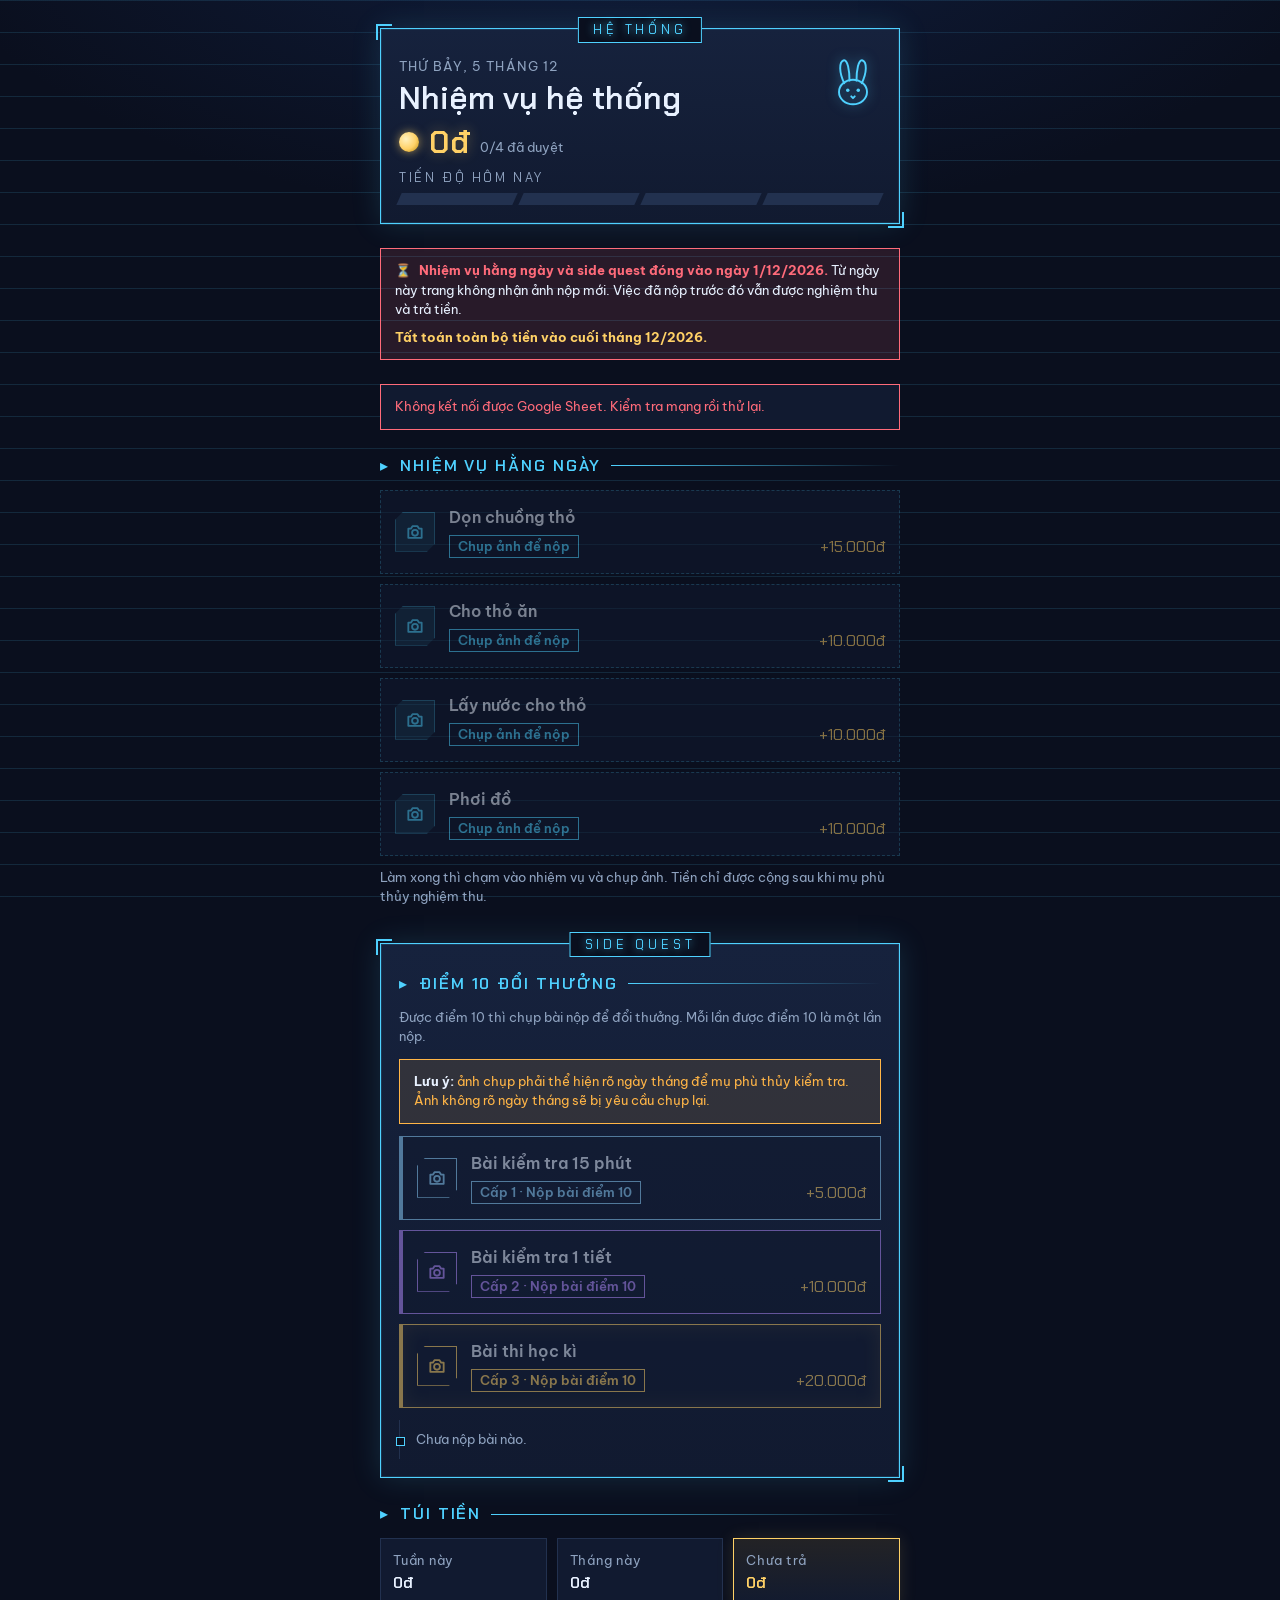
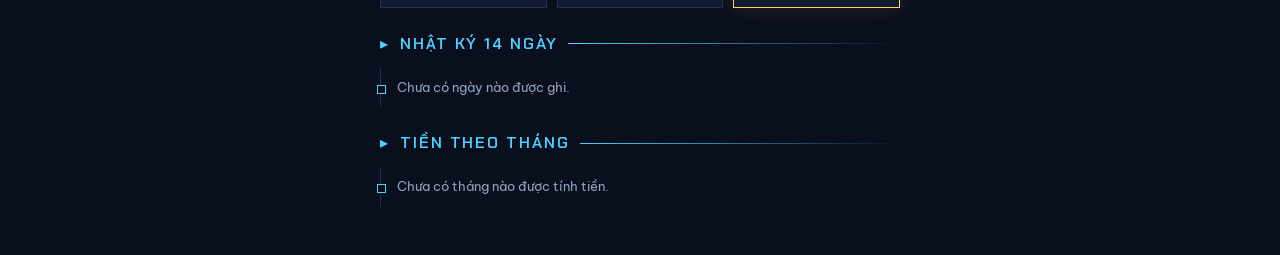
<file: tho/index.html>
<!doctype html>
<html lang="vi">
<head>
<meta charset="utf-8">
<meta name="viewport" content="width=device-width,initial-scale=1,viewport-fit=cover">
<meta name="color-scheme" content="dark">
<meta name="robots" content="noindex">
<title>Easy money</title>
<link rel="preconnect" href="https://fonts.googleapis.com">
<link rel="preconnect" href="https://fonts.gstatic.com" crossorigin>
<link href="https://fonts.googleapis.com/css2?family=Be+Vietnam+Pro:wght@400;500;600&family=Chakra+Petch:wght@500;600&display=swap" rel="stylesheet">
<link rel="stylesheet" href="css/style.css?v=7">
</head>
<body>
<main class="wrap">
  <header class="hero window">
    <div class="win-tag">HỆ THỐNG</div>
    <div class="hero-top">
      <div>
        <div class="date" id="date"></div>
        <h1>Nhiệm vụ hệ thống</h1>
      </div>
      <svg class="bunny" viewBox="0 0 64 64" aria-hidden="true">
        <path d="M22 30 C16 18 16 6 21 4 C26 2 28 16 28 27" />
        <path d="M42 30 C48 18 48 6 43 4 C38 2 36 16 36 27" />
        <ellipse cx="32" cy="40" rx="16" ry="14" />
        <circle cx="26" cy="38" r="2" class="eye" /><circle cx="38" cy="38" r="2" class="eye" />
        <path d="M30 45 L32 47 L34 45" />
      </svg>
    </div>
    <div class="today-money"><span class="num" id="todayMoney">0đ</span><span id="todayCount"></span></div>
    <div class="xp">
      <span class="xp-label">TIẾN ĐỘ HÔM NAY</span>
      <div class="bar" id="bar"><i></i><i></i><i></i><i></i></div>
    </div>
  </header>

  <div class="note deadline" role="note"><b>Nhiệm vụ hằng ngày và side quest đóng vào ngày 1/12/2026.</b> Từ ngày này trang không nhận ảnh nộp mới. Việc đã nộp trước đó vẫn được nghiệm thu và trả tiền.<br><b class="settle">Tất toán toàn bộ tiền vào cuối tháng 12/2026.</b></div>
  <div class="note err" id="err" role="alert" hidden></div>
  <div class="note" id="setup" hidden>Chưa kết nối Google Sheet. Dán URL ứng dụng web Apps Script vào apiUrl trong file js/config.js.</div>
  <div class="note" id="loading" hidden>Đang tải dữ liệu từ Google Sheet…</div>

  <section class="col">
    <h2><span>Nhiệm vụ hằng ngày</span></h2>
    <ul class="chores" id="chores"></ul>
    <p class="hint">Làm xong thì chạm vào nhiệm vụ và chụp ảnh. Tiền chỉ được cộng sau khi mụ phù thủy nghiệm thu.</p>
  </section>

  <section class="col window quest-win" id="quests">
    <div class="win-tag">SIDE QUEST</div>
    <h2><span>Điểm 10 đổi thưởng</span></h2>
    <p class="hint">Được điểm 10 thì chụp bài nộp để đổi thưởng. Mỗi lần được điểm 10 là một lần nộp.</p>
    <div class="note alert" role="note"><b>Lưu ý:</b> ảnh chụp phải thể hiện rõ ngày tháng để mụ phù thủy kiểm tra. Ảnh không rõ ngày tháng sẽ bị yêu cầu chụp lại.</div>
    <ul class="chores" id="questList"></ul>
    <ul class="list" id="questHistory"></ul>
  </section>

  <section class="col">
    <h2><span>Túi tiền</span></h2>
    <div class="stats">
      <div class="stat"><small>Tuần này</small><div class="num" id="week">0đ</div></div>
      <div class="stat"><small>Tháng này</small><div class="num" id="month">0đ</div></div>
      <div class="stat owed"><small>Chưa trả</small><div class="num" id="owed">0đ</div></div>
    </div>
  </section>

  <section class="col">
    <h2><span>Nhật ký 14 ngày</span></h2>
    <ul class="list" id="history"></ul>
  </section>

  <section class="col">
    <h2><span>Tiền theo tháng</span></h2>
    <ul class="list" id="payouts"></ul>
  </section>
</main>

<script src="js/config.js?v=6"></script>
<script src="js/core.js?v=6"></script>
<script src="js/kid.js?v=6"></script>
</body>
</html>
</file>
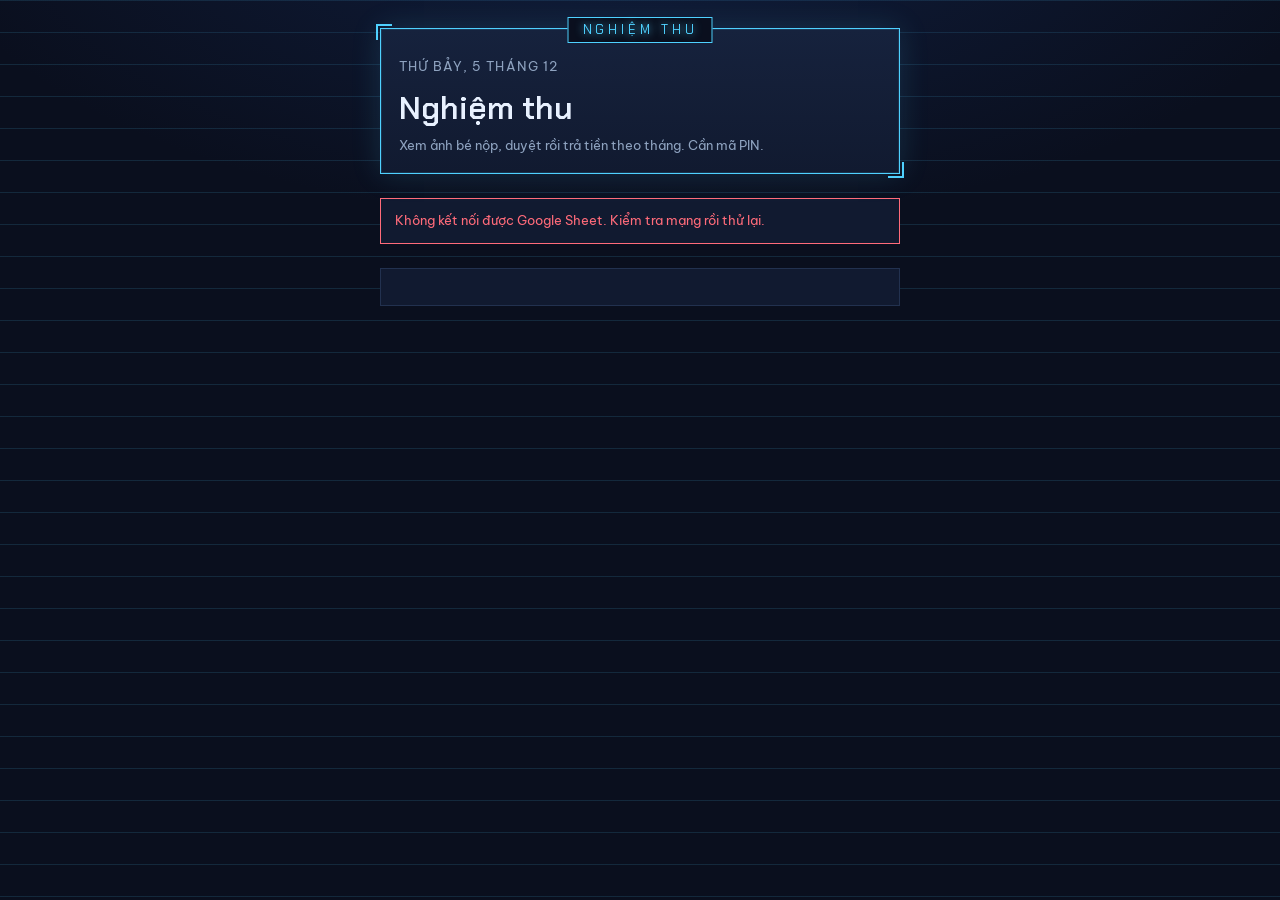
<file: tho/duyet/index.html>
<!doctype html>
<html lang="vi">
<head>
<meta charset="utf-8">
<meta name="viewport" content="width=device-width,initial-scale=1,viewport-fit=cover">
<meta name="color-scheme" content="dark">
<meta name="robots" content="noindex">
<title>Nghiệm thu việc của thỏ</title>
<link rel="preconnect" href="https://fonts.googleapis.com">
<link rel="preconnect" href="https://fonts.gstatic.com" crossorigin>
<link href="https://fonts.googleapis.com/css2?family=Be+Vietnam+Pro:wght@400;500;600&family=Chakra+Petch:wght@500;600&display=swap" rel="stylesheet">
<link rel="stylesheet" href="../css/style.css?v=7">
</head>
<body>
<main class="wrap">
  <header class="hero window">
    <div class="win-tag">NGHIỆM THU</div>
    <div class="date" id="date"></div>
    <h1>Nghiệm thu</h1>
    <p class="hint" style="margin:0">Xem ảnh bé nộp, duyệt rồi trả tiền theo tháng. Cần mã PIN.</p>
  </header>

  <div class="note err" id="err" role="alert" hidden></div>
  <div class="note" id="setup" hidden>Chưa kết nối Google Sheet. Dán URL ứng dụng web Apps Script vào apiUrl trong file js/config.js.</div>
  <div class="note" id="loading" hidden>Đang tải dữ liệu từ Google Sheet…</div>

  <section class="card" id="panel"></section>
</main>

<script src="../js/config.js?v=6"></script>
<script src="../js/core.js?v=6"></script>
<script src="../js/duyet.js?v=6"></script>
</body>
</html>
</file>
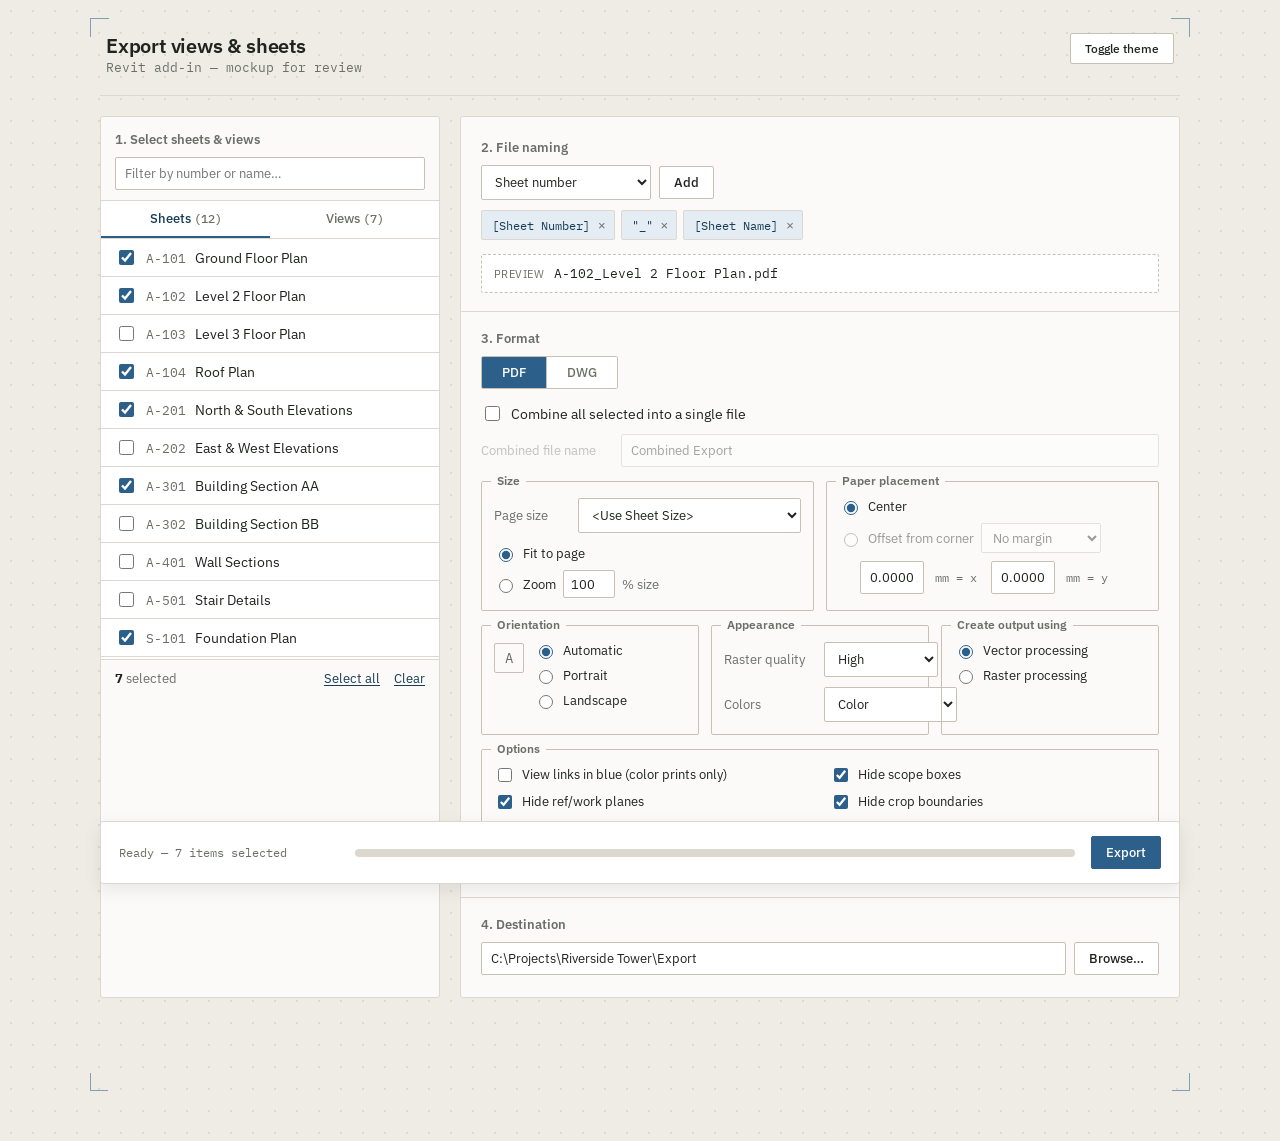
<file: tools/ExportPDF.html>
<!DOCTYPE html>
<html lang="en">
<head>
    <meta charset="UTF-8">
    <meta name="viewport" content="width=device-width, initial-scale=1.0">
    <title>Export views &amp; sheets</title>
    <link rel="preconnect" href="https://fonts.googleapis.com">
    <link rel="preconnect" href="https://fonts.gstatic.com" crossorigin>
    <link href="https://fonts.googleapis.com/css2?family=IBM+Plex+Sans:wght@400;500;600&family=IBM+Plex+Mono:wght@400;500&display=swap" rel="stylesheet">
    <link rel="stylesheet" href="/assets/css/ExportPDF.css">
</head>
<body>

    <div class="app">
        <div class="ticks"><span></span><span></span></div>

        <header>
            <div>
                <div class="title">Export views &amp; sheets</div>
                <div class="subtitle">Revit add-in — mockup for review</div>
            </div>
            <button class="btn" id="theme-toggle" style="font-size:12px;">Toggle theme</button>
        </header>

        <div class="layout">

            <!-- LEFT: checklist -->
            <div class="panel checklist">
                <div class="checklist-head">
                    <div class="step-label">1. Select sheets &amp; views</div>
                    <input class="search" id="filter" type="text" placeholder="Filter by number or name…">
                </div>

                <div class="tabs">
                    <div class="tab active" data-tab="sheets">Sheets <span class="count">(12)</span></div>
                    <div class="tab" data-tab="views">Views <span class="count">(7)</span></div>
                </div>

                <div class="list" id="list-sheets">
                    <label class="row"><input type="checkbox" checked><span class="num">A-101</span><span>Ground Floor Plan</span></label>
                    <label class="row"><input type="checkbox" checked><span class="num">A-102</span><span>Level 2 Floor Plan</span></label>
                    <label class="row"><input type="checkbox"><span class="num">A-103</span><span>Level 3 Floor Plan</span></label>
                    <label class="row"><input type="checkbox" checked><span class="num">A-104</span><span>Roof Plan</span></label>
                    <label class="row"><input type="checkbox" checked><span class="num">A-201</span><span>North &amp; South Elevations</span></label>
                    <label class="row"><input type="checkbox"><span class="num">A-202</span><span>East &amp; West Elevations</span></label>
                    <label class="row"><input type="checkbox" checked><span class="num">A-301</span><span>Building Section AA</span></label>
                    <label class="row"><input type="checkbox"><span class="num">A-302</span><span>Building Section BB</span></label>
                    <label class="row"><input type="checkbox"><span class="num">A-401</span><span>Wall Sections</span></label>
                    <label class="row"><input type="checkbox"><span class="num">A-501</span><span>Stair Details</span></label>
                    <label class="row"><input type="checkbox" checked><span class="num">S-101</span><span>Foundation Plan</span></label>
                    <label class="row"><input type="checkbox"><span class="num">S-102</span><span>Framing Plan</span></label>
                </div>

                <div class="list" id="list-views" style="display:none;">
                    <label class="row"><input type="checkbox"><span></span><span>3D View - Exterior</span></label>
                    <label class="row"><input type="checkbox"><span></span><span>3D View - Interior Lobby</span></label>
                    <label class="row"><input type="checkbox"><span></span><span>Rendering - Front Entry</span></label>
                    <label class="row"><input type="checkbox"><span></span><span>Site Plan - Overview</span></label>
                    <label class="row"><input type="checkbox"><span></span><span>Structural Isometric</span></label>
                    <label class="row"><input type="checkbox"><span></span><span>Reflected Ceiling Plan - L1</span></label>
                    <label class="row"><input type="checkbox"><span></span><span>Reflected Ceiling Plan - L2</span></label>
                </div>

                <div class="checklist-foot">
                    <div class="selected-count"><b id="sel-count">7</b> selected</div>
                    <div class="link-btns">
                        <button class="link-btn" id="select-all">Select all</button>
                        <button class="link-btn" id="clear-all">Clear</button>
                    </div>
                </div>
            </div>

            <!-- RIGHT: config -->
            <div class="panel config">

                <div class="section">
                    <div class="step-label">2. File naming</div>
                    <div class="field-row">
                        <select class="token-type" id="token-type">
                            <option>Sheet number</option>
                            <option>Sheet name</option>
                            <option>View name</option>
                            <option>Sheet/project parameter</option>
                            <option>Global parameter</option>
                            <option>Static text</option>
                        </select>
                        <select class="token-value" id="token-param">
                            <option>Revision</option>
                            <option>Drawn By</option>
                            <option>Checked By</option>
                            <option>Issue Date</option>
                        </select>
                        <input class="textinput token-value" id="token-text" type="text" placeholder="e.g. _ or Rev A" style="display:none;">
                        <button class="btn" id="add-token">Add</button>
                    </div>

                    <div class="chips" id="chips">
                        <div class="chip">[Sheet Number]<button data-remove>×</button></div>
                        <div class="chip">"_"<button data-remove>×</button></div>
                        <div class="chip">[Sheet Name]<button data-remove>×</button></div>
                    </div>

                    <div class="preview-strip">
                        <span class="tag">Preview</span>
                        <span class="value" id="preview-text">A-102_Level 2 Floor Plan.pdf</span>
                    </div>
                </div>

                <div class="section">
                    <div class="step-label">3. Format</div>

                    <div class="segmented" id="format-toggle">
                        <button class="active" data-format="pdf">PDF</button>
                        <button data-format="dwg">DWG</button>
                    </div>

                    <div class="checkline">
                        <input type="checkbox" id="combine">
                        <label for="combine">Combine all selected into a single file</label>
                    </div>
                    <div class="sub-row disabled" id="combine-name-row">
                        <label>Combined file name</label>
                        <input type="text" value="Combined Export">
                    </div>

                    <div class="format-panel" id="pdf-options">

                        <div class="groupbox-row">
                            <div class="groupbox">
                                <span class="gb-label">Size</span>
                                <div class="sub-row" style="margin-top:0;">
                                    <label style="width:74px;">Page size</label>
                                    <select>
                                        <option>&lt;Use Sheet Size&gt;</option>
                                        <option>ANSI D</option>
                                        <option>ANSI B</option>
                                        <option>A1</option>
                                        <option>A3</option>
                                    </select>
                                </div>
                                <div class="radio-line" style="margin-top:12px;">
                                    <input type="radio" name="zoom" id="zoom-fit" checked>
                                    <label for="zoom-fit">Fit to page</label>
                                </div>
                                <div class="radio-line">
                                    <input type="radio" name="zoom" id="zoom-pct">
                                    <label for="zoom-pct">Zoom</label>
                                    <input type="text" class="zoom-input" value="100">
                                    <span style="font-size:12.5px; color:var(--ink-soft);">% size</span>
                                </div>
                            </div>

                            <div class="groupbox">
                                <span class="gb-label">Paper placement</span>
                                <div class="radio-line">
                                    <input type="radio" name="placement" id="place-center" checked>
                                    <label for="place-center">Center</label>
                                </div>
                                <div class="radio-line disabled" id="offset-line">
                                    <input type="radio" name="placement" id="place-offset">
                                    <label for="place-offset">Offset from corner</label>
                                    <select style="width:120px;">
                                        <option>No margin</option>
                                        <option>Custom margin</option>
                                    </select>
                                </div>
                                <div class="offset-xy">
                                    <span><input type="text" value="0.0000" disabled> mm = x</span>
                                    <span><input type="text" value="0.0000" disabled> mm = y</span>
                                </div>
                            </div>
                        </div>

                        <div class="groupbox-row">
                            <div class="groupbox">
                                <span class="gb-label">Orientation</span>
                                <div class="orientation-row">
                                    <div class="orientation-icon">A</div>
                                    <div style="flex:1;">
                                        <div class="radio-line"><input type="radio" name="orient" id="or-auto" checked><label for="or-auto">Automatic</label></div>
                                        <div class="radio-line"><input type="radio" name="orient" id="or-port"><label for="or-port">Portrait</label></div>
                                        <div class="radio-line"><input type="radio" name="orient" id="or-land"><label for="or-land">Landscape</label></div>
                                    </div>
                                </div>
                            </div>

                            <div class="groupbox">
                                <span class="gb-label">Appearance</span>
                                <div class="sub-row" style="margin-top:0;">
                                    <label style="width:90px;">Raster quality</label>
                                    <select>
                                        <option>Low</option>
                                        <option>Medium</option>
                                        <option selected>High</option>
                                        <option>Presentation</option>
                                    </select>
                                </div>
                                <div class="sub-row">
                                    <label style="width:90px;">Colors</label>
                                    <select>
                                        <option selected>Color</option>
                                        <option>Black and white</option>
                                        <option>Grayscale</option>
                                    </select>
                                </div>
                            </div>

                            <div class="groupbox">
                                <span class="gb-label">Create output using</span>
                                <div class="radio-line"><input type="radio" name="output" id="out-vector" checked><label for="out-vector">Vector processing</label></div>
                                <div class="radio-line"><input type="radio" name="output" id="out-raster"><label for="out-raster">Raster processing</label></div>
                            </div>
                        </div>

                        <div class="groupbox" style="margin-top:14px;">
                            <span class="gb-label">Options</span>
                            <div class="checkbox-grid">
                                <label class="checkbox-line"><input type="checkbox">View links in blue (color prints only)</label>
                                <label class="checkbox-line"><input type="checkbox" checked>Hide scope boxes</label>
                                <label class="checkbox-line"><input type="checkbox" checked>Hide ref/work planes</label>
                                <label class="checkbox-line"><input type="checkbox" checked>Hide crop boundaries</label>
                                <label class="checkbox-line"><input type="checkbox">Hide unreferenced view tags</label>
                                <label class="checkbox-line"><input type="checkbox">Replace halftone with thin lines</label>
                                <label class="checkbox-line"><input type="checkbox">Region edges mask coincident lines</label>
                            </div>
                        </div>

                    </div>
                    <div class="format-panel" id="dwg-options" style="display:none;">
                        <div class="sub-row">
                            <label>Export setup</label>
                            <select>
                                <option>&lt;Revit default&gt;</option>
                                <option>Client Standard - IFC layers</option>
                                <option>Structural Only</option>
                            </select>
                        </div>
                        <div class="note">DWG exports one file per view — Revit's API can't merge multiple views into a single DWG.</div>
                    </div>
                </div>

                <div class="section">
                    <div class="step-label">4. Destination</div>
                    <div class="path-row">
                        <input type="text" id="path" value="C:\Projects\Riverside Tower\Export">
                        <button class="btn" id="browse">Browse…</button>
                    </div>
                </div>

            </div>
        </div>

        <div class="runbar">
            <div class="progress-status" id="progress-status">Ready — 7 items selected</div>
            <div class="progress-track"><div class="progress-fill" id="progress-fill"></div></div>
            <button class="btn btn-primary" id="export-btn">Export</button>
        </div>

        <div class="log" id="log"></div>
    </div>

    <script src="/assets/js/ExportPDF.js" defer></script>
</body>
</html>
</file>
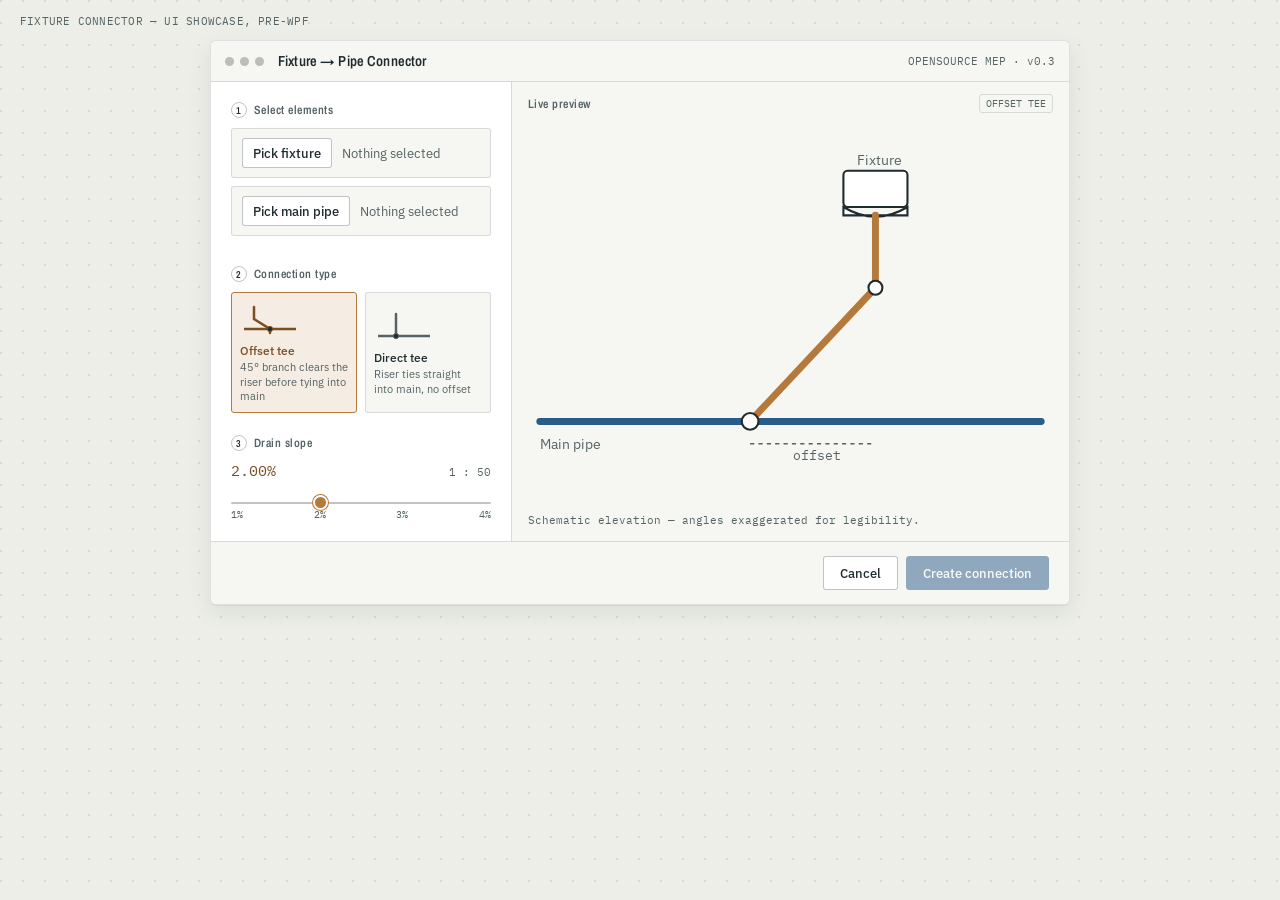
<file: tools/FixtureConnector.html>
<!DOCTYPE html>
<html lang="en">
<head>
<meta charset="UTF-8">
<meta name="viewport" content="width=device-width, initial-scale=1, viewport-fit=cover">
<title>Fixture Connector — Tool UI</title>
<link rel="preconnect" href="https://fonts.googleapis.com">
<link href="https://fonts.googleapis.com/css2?family=Archivo+Narrow:wght@500;600;700&family=IBM+Plex+Sans:wght@400;500;600&family=IBM+Plex+Mono:wght@400;500&display=swap" rel="stylesheet">
<link rel="stylesheet" href="/assets/css/FixtureConnector.css">
</head>
<body>

<div class="stagehead">FIXTURE CONNECTOR — UI SHOWCASE, PRE-WPF</div>

<div class="app">
  <div class="titlebar">
    <div class="dots"><span></span><span></span><span></span></div>
    <div class="name">Fixture → Pipe Connector</div>
    <div class="tag">OPENSOURCE MEP · v0.3</div>
  </div>

  <div class="body">
    <div class="form">

      <div class="field-group">
        <h2><span class="num">1</span>Select elements</h2>

        <div class="pick-row" id="row-fixture">
          <button class="pick-btn" id="btn-fixture" type="button">Pick fixture</button>
          <span class="pick-label" id="label-fixture">Nothing selected</span>
        </div>

        <div class="pick-row" id="row-pipe">
          <button class="pick-btn" id="btn-pipe" type="button">Pick main pipe</button>
          <span class="pick-label" id="label-pipe">Nothing selected</span>
        </div>
      </div>

      <div class="field-group">
        <h2><span class="num">2</span>Connection type</h2>
        <div class="types" role="group" aria-label="Connection type">
          <button class="type-card" id="type-1" aria-pressed="true" type="button">
            <svg width="60" height="34" viewBox="0 0 60 34" fill="none">
              <path d="M14 4 L14 16 L30 26 L30 30" stroke-width="2.5" stroke-linecap="round"/>
              <path d="M4 26 H56" stroke-width="2.5"/>
              <circle cx="30" cy="26" r="2.6" fill="currentColor"/>
            </svg>
            <div class="t-name">Offset tee</div>
            <div class="t-desc">45° branch clears the riser before tying into main</div>
          </button>
          <button class="type-card" id="type-2" aria-pressed="false" type="button">
            <svg width="60" height="34" viewBox="0 0 60 34" fill="none">
              <path d="M22 4 L22 26" stroke-width="2.5" stroke-linecap="round"/>
              <path d="M4 26 H56" stroke-width="2.5"/>
              <circle cx="22" cy="26" r="2.6" fill="currentColor"/>
            </svg>
            <div class="t-name">Direct tee</div>
            <div class="t-desc">Riser ties straight into main, no offset</div>
          </button>
        </div>
      </div>

      <div class="field-group">
        <h2><span class="num">3</span>Drain slope</h2>
        <div class="slope-readout">
          <span class="val" id="slope-val">2.00%</span>
          <span class="ratio" id="slope-ratio">1 : 50</span>
        </div>
        <input type="range" id="slope" min="1" max="4" step="0.25" value="2">
        <div class="slope-marks"><span>1%</span><span>2%</span><span>3%</span><span>4%</span></div>
      </div>

    </div>

    <div class="preview">
      <div class="preview-head">
        <h2>Live preview</h2>
        <span class="pv-tag" id="pv-tag">OFFSET TEE</span>
      </div>
      <svg id="stage" viewBox="0 0 400 260" preserveAspectRatio="xMidYMid meet">
        <!-- fixture -->
        <g class="stage-label">
          <text x="248" y="26">Fixture</text>
        </g>
        <rect class="stage-fixture-body" x="238" y="30" width="46" height="26" rx="3"/>
        <path class="stage-fixture-body" d="M238 56 q23 14 46 0 v6 h-46 z"/>

        <!-- main pipe -->
        <path class="stage-pipe" d="M20 210 H380"/>
        <text class="stage-label" x="20" y="230">Main pipe</text>

        <!-- branch (redrawn by JS) -->
        <path class="stage-pipe-branch" id="branch-path" d=""/>

        <!-- fittings -->
        <circle class="stage-fitting" id="fit-riser" r="5"/>
        <circle class="stage-fitting" id="fit-tee" r="6"/>

        <!-- slope dimension -->
        <line class="stage-dim" id="dim-line" x1="0" y1="0" x2="0" y2="0"/>
        <text class="stage-dim-text" id="dim-text" x="0" y="0"></text>
      </svg>
      <div class="preview-foot">Schematic elevation — angles exaggerated for legibility.</div>
    </div>
  </div>

  <div class="footer">
    <button class="toolbtn" type="button">Cancel</button>
    <button class="toolbtn primary" id="create-btn" type="button" disabled>Create connection</button>
  </div>
</div>

<script src="/assets/js/FixtureConnector.js" defer></script>
</body>
</html>
</file>
<file: tho/css/style.css>
/* Giao diện "cửa sổ hệ thống": mỗi việc là một nhiệm vụ trong game, tiền là phần thưởng. Dùng chung cho trang của bé và trang nghiệm thu.
 * Giữ quy tắc của trang gốc: 2 font (Chakra Petch cho tiêu đề và số, Be Vietnam Pro cho nội dung)
 * và đúng 3 cỡ chữ --fs-s / --fs-m / --fs-l. Class do js/kid.js tạo ra được giữ nguyên. */
:root{
  --bg:#0A0F1E;
  --panel:#111A30;
  --panel-2:#16223D;
  --fg:#E8F1FF;
  --muted:#8FA3C0;
  --line:#22314F;
  --sys:#4FD1FF;          /* viền cửa sổ hệ thống */
  --sys-soft:#4FD1FF22;
  --gold:#FFD166;          /* tiền */
  --ok:#5BE49B;  --ok-soft:#5BE49B1F;
  --wait:#FFB547; --wait-soft:#FFB5471F;
  --bad:#FF6B7A; --bad-soft:#FF6B7A1F;
  --tier1:#8FD3FF; --tier2:#B48CFF; --tier3:#FFD166;
  --font-display:"Chakra Petch","Be Vietnam Pro",system-ui,sans-serif;
  --font-body:"Be Vietnam Pro",system-ui,-apple-system,"Segoe UI",sans-serif;
  --fs-s:13px; --fs-m:16px; --fs-l:32px;
  color-scheme:dark;
}
*{box-sizing:border-box}
input,button{font:inherit}
body{
  margin:0;min-height:100vh;color:var(--fg);font-family:var(--font-body);font-size:var(--fs-m);line-height:1.5;
  padding:16px 16px 48px;
  background:
    radial-gradient(ellipse 80% 50% at 50% -10%, #1C3B7A55, transparent 70%),
    radial-gradient(1px 1px at 12% 18%, #ffffff66 50%, transparent 51%),
    radial-gradient(1px 1px at 78% 9%, #ffffff55 50%, transparent 51%),
    radial-gradient(1px 1px at 64% 32%, #ffffff44 50%, transparent 51%),
    radial-gradient(1px 1px at 30% 46%, #ffffff33 50%, transparent 51%),
    linear-gradient(var(--sys-soft) 1px, transparent 1px) 0 0 / 100% 32px,
    var(--bg);
  background-attachment:fixed;
}
.wrap{max-width:520px;margin:0 auto;display:flex;flex-direction:column;gap:24px}
h1,h2,.num{font-family:var(--font-display);font-weight:600;margin:0}
a{color:var(--sys)}

/* ───── cửa sổ hệ thống: viền xanh, góc ngoặc, nhãn tab ───── */
.window{position:relative;background:linear-gradient(180deg,var(--panel-2),var(--panel));border:1px solid var(--sys);
  box-shadow:0 0 0 1px var(--sys-soft) inset,0 0 28px #4FD1FF26;padding:28px 18px 18px}
.window::before,.window::after{content:"";position:absolute;width:14px;height:14px;border:2px solid var(--sys)}
.window::before{top:-5px;left:-5px;border-right:0;border-bottom:0}
.window::after{bottom:-5px;right:-5px;border-left:0;border-top:0}
.win-tag{position:absolute;top:-12px;left:50%;transform:translateX(-50%);padding:2px 14px;background:var(--bg);border:1px solid var(--sys);
  font-family:var(--font-display);font-size:var(--fs-s);letter-spacing:.3em;color:var(--sys);white-space:nowrap;text-shadow:0 0 8px var(--sys)}

/* ───── đầu trang ───── */
.hero{display:flex;flex-direction:column;gap:10px;margin-top:12px}
.hero-top{display:flex;justify-content:space-between;align-items:flex-start;gap:12px}
.date{color:var(--muted);font-size:var(--fs-s);letter-spacing:.08em;text-transform:uppercase}
.hero h1{font-size:var(--fs-l);line-height:1.1;margin-top:4px}
.bunny{flex:none;width:56px;height:56px;fill:none;stroke:var(--sys);stroke-width:2.2;stroke-linecap:round;stroke-linejoin:round;filter:drop-shadow(0 0 6px #4FD1FF88)}
.bunny .eye{fill:var(--sys);stroke:none}
.today-money{display:flex;align-items:baseline;gap:10px;flex-wrap:wrap}
.today-money .num{font-size:var(--fs-l);line-height:1;color:var(--gold);font-variant-numeric:tabular-nums;text-shadow:0 0 14px #FFD16655;display:inline-flex;align-items:center;gap:10px}
.today-money .num::before{content:"";width:.62em;height:.62em;border-radius:50%;background:radial-gradient(circle at 35% 35%,#FFF1BF,var(--gold) 55%,#B8860B);box-shadow:0 0 10px #FFD16699}
.today-money span{color:var(--muted);font-size:var(--fs-s)}
.xp{display:flex;flex-direction:column;gap:6px}
.xp-label{font-family:var(--font-display);font-size:var(--fs-s);letter-spacing:.2em;color:var(--muted)}
.bar{display:grid;grid-template-columns:repeat(4,1fr);gap:6px}
.bar i{height:12px;background:var(--line);transform:skewX(-24deg);transition:background .3s,box-shadow .3s}
.bar i.ok{background:var(--ok);box-shadow:0 0 10px #5BE49B88}
.bar i.wait{background:var(--wait);box-shadow:0 0 10px #FFB54788;animation:blink 1.6s ease-in-out infinite}

/* ───── tiêu đề mục ───── */
h2{font-size:var(--fs-m);letter-spacing:.12em;text-transform:uppercase;display:flex;align-items:center;gap:10px;color:var(--sys)}
h2::before{content:"▸";color:var(--sys)}
h2::after{content:"";flex:1;height:1px;background:linear-gradient(90deg,var(--sys),transparent)}
.col{display:flex;flex-direction:column;gap:12px}
.hint{margin:0;color:var(--muted);font-size:var(--fs-s)}

/* ───── thẻ nhiệm vụ (do kid.js tạo: label.chore.<trạng thái>) ───── */
.chores{display:flex;flex-direction:column;gap:10px;margin:0;padding:0;list-style:none}
.chore{position:relative;display:flex;align-items:center;gap:14px;padding:14px;background:var(--panel);border:1px dashed #4FD1FF66;
  cursor:pointer;overflow:hidden;transition:border-color .15s,background .15s,transform .15s}
.chore:hover{border-color:var(--sys);background:var(--panel-2)}
.chore:active{transform:scale(.99)}
.chore:focus-within{outline:2px solid var(--sys);outline-offset:3px}
.chore input[type=file]{position:absolute;inset:0;width:100%;height:100%;opacity:0;cursor:pointer}
.chore .box{flex:none;width:40px;height:40px;display:grid;place-items:center;color:var(--sys);border:1px solid #4FD1FF66;background:var(--sys-soft);
  clip-path:polygon(8px 0,100% 0,100% calc(100% - 8px),calc(100% - 8px) 100%,0 100%,0 8px)}
.chore .box svg{width:20px;height:20px}
.chore .meta{flex:1;min-width:0;display:flex;flex-direction:column;gap:6px}
.chore .label{font-weight:600}
.chore .sub{display:flex;align-items:center;gap:8px;flex-wrap:wrap}
.chore .pay{margin-left:auto;font-family:var(--font-display);font-size:var(--fs-m);color:var(--gold);font-variant-numeric:tabular-nums;white-space:nowrap}
.chore .thumb{flex:none;width:52px;height:52px;object-fit:cover;border:1px solid var(--line)}
.chip{font-size:var(--fs-s);font-weight:600;padding:1px 8px;border:1px solid currentColor;color:var(--sys);white-space:nowrap}
.chip.pending{color:var(--wait);background:var(--wait-soft)}
.chip.approved{color:var(--ok);background:var(--ok-soft)}
.chip.rejected{color:var(--bad);background:var(--bad-soft)}

.chore.pending{border:1px solid var(--wait);box-shadow:0 0 16px #FFB54733 inset}
.chore.pending .box{color:var(--wait);border-color:var(--wait);background:var(--wait-soft)}
.chore.approved{border:1px solid var(--ok);background:linear-gradient(90deg,var(--ok-soft),var(--panel) 70%);cursor:default}
.chore.approved .box{color:#06210F;background:var(--ok);border-color:var(--ok)}
.chore.approved .label{color:var(--ok)}
.chore.approved::after{content:"HOÀN THÀNH";position:absolute;right:110px;top:50%;transform:translateY(-50%) rotate(-10deg);
  font-family:var(--font-display);font-size:var(--fs-s);letter-spacing:.2em;color:var(--ok);border:2px solid var(--ok);padding:2px 8px;opacity:.28;pointer-events:none}
.chore.rejected{border:1px solid var(--bad);background:linear-gradient(90deg,var(--bad-soft),var(--panel) 70%)}
.chore.rejected .box{color:var(--bad);border-color:var(--bad);background:var(--bad-soft)}
.chore.off{opacity:.5;cursor:not-allowed}

/* ───── side quest: ba cấp như độ hiếm vật phẩm ───── */
.quest-win{margin-top:12px}
#quest-q15{--tier:var(--tier1)} #quest-q45{--tier:var(--tier2)} #quest-q15,#quest-q45,#quest-qhk{border:1px solid var(--tier);border-left-width:4px}
#quest-qhk{--tier:var(--tier3);box-shadow:0 0 18px #FFD16622 inset}
#quest-q15 .box,#quest-q45 .box,#quest-qhk .box{color:var(--tier);border-color:var(--tier);background:transparent}
#quest-q15 .chip,#quest-q45 .chip,#quest-qhk .chip{color:var(--tier)}

/* ───── ghi chú ───── */
.note{padding:12px 14px;border:1px dashed var(--line);color:var(--muted);font-size:var(--fs-s);background:var(--panel)}
.note.err{border:1px solid var(--bad);color:var(--bad)}
.note.alert{border:1px solid var(--wait);background:var(--wait-soft);color:var(--wait)}
.note.alert b{color:var(--fg)}

/* ───── túi tiền ───── */
.stats{display:grid;grid-template-columns:repeat(3,1fr);gap:10px}
.stat{padding:12px;border:1px solid var(--line);background:var(--panel);min-width:0}
.stat small{display:block;color:var(--muted);font-size:var(--fs-s);letter-spacing:.06em}
.stat .num{font-size:var(--fs-m);font-variant-numeric:tabular-nums;white-space:nowrap;color:var(--fg)}
.stat.owed{border-color:var(--gold);background:linear-gradient(180deg,#FFD1661A,var(--panel));box-shadow:0 0 16px #FFD16622}
.stat.owed .num{color:var(--gold)}

/* ───── nhật ký ───── */
.list{display:flex;flex-direction:column;margin:0;padding:0;list-style:none;border-left:1px solid var(--line)}
.list li{position:relative;display:flex;justify-content:space-between;gap:12px;padding:10px 0 10px 16px;border-bottom:1px solid #22314F88}
.list li::before{content:"";position:absolute;left:-4px;top:17px;width:7px;height:7px;background:var(--bg);border:1px solid var(--sys)}
.list li:last-child{border-bottom:0}
.list .l{min-width:0}
.list .l small{display:block;color:var(--muted);font-size:var(--fs-s)}
.list .r{font-family:var(--font-display);font-variant-numeric:tabular-nums;white-space:nowrap}
.list .r.paid{color:var(--ok)}

@keyframes blink{50%{opacity:.45}}
@media (prefers-reduced-motion: reduce){.bar i.wait{animation:none}}

/* ───── trang nghiệm thu (js/duyet.js): khung PIN, hàng đợi duyệt, trả tiền ───── */
.card{position:relative;background:var(--panel);border:1px solid var(--line);padding:18px;display:flex;flex-direction:column;gap:14px}
.card h2{flex-wrap:nowrap}
.badge{font-family:var(--font-display);font-size:var(--fs-s);letter-spacing:0;color:var(--bg);background:var(--wait);padding:1px 9px;box-shadow:0 0 10px #FFB54766}
.row{display:flex;gap:10px;flex-wrap:wrap;align-items:center}
button.act{font-weight:600;font-family:var(--font-display);letter-spacing:.06em;padding:10px 16px;border:1px solid var(--sys);background:var(--sys);color:var(--bg);cursor:pointer;
  clip-path:polygon(8px 0,100% 0,100% calc(100% - 8px),calc(100% - 8px) 100%,0 100%,0 8px);transition:filter .15s}
button.act:hover{filter:brightness(1.12)}
button.act.ghost{background:transparent;color:var(--fg);border-color:var(--line)}
button.act.warn{background:transparent;color:var(--bad);border-color:var(--bad)}
button.act:disabled{opacity:.45;cursor:not-allowed}
button.act:focus-visible,.pin:focus-visible{outline:2px solid var(--gold);outline-offset:3px}
.field{display:flex;flex-direction:column;gap:6px}
.field label{font-size:var(--fs-s);color:var(--muted);letter-spacing:.06em}
.pin{width:100%;padding:11px 12px;border:1px solid var(--sys);background:var(--bg);color:var(--fg);letter-spacing:.5em;font-family:var(--font-display);box-shadow:0 0 12px #4FD1FF22 inset}
.msg{color:var(--bad);font-size:var(--fs-s)}
.queue{display:flex;flex-direction:column;gap:16px;margin:0;padding:0;list-style:none}
.rev{display:flex;flex-direction:column;gap:10px;padding:14px;border:1px solid var(--wait);background:linear-gradient(180deg,var(--wait-soft),var(--panel) 60%)}
.rev-h{display:flex;justify-content:space-between;gap:10px;align-items:baseline;flex-wrap:wrap}
.rev-h small{color:var(--muted);font-size:var(--fs-s)}
.rev img{width:100%;max-height:60vh;object-fit:contain;background:var(--bg);border:1px solid var(--line)}
.rev .none{padding:24px;text-align:center;background:var(--bg);border:1px dashed var(--line);color:var(--muted)}
.card .list{border-left:0}
.card .list li{padding-left:0}
.card .list li::before{display:none}
/* hạn đóng side quest */
.note.deadline{border:1px solid var(--bad);background:var(--bad-soft);color:var(--fg)}
.note.deadline::before{content:"⏳";margin-right:8px}
.note.deadline b{color:var(--bad)}
.note.deadline b.settle{display:inline-block;margin-top:8px;color:var(--gold)}
</file>
<file: assets/css/ExportPDF.css>
:root {
    --bg: #EFECE6;
    --paper: #FBFAF8;
    --surface: #FFFFFF;
    --border: #DDD8CF;
    --border-strong: #C7C1B5;
    --ink: #20241F;
    --ink-soft: #6B6F68;
    --accent: #2C5F8A;
    --accent-soft: #E4EDF3;
    --accent-ink: #173C55;
    --ok: #3F7D52;
    --ok-soft: #E8F1EA;
    --err: #B23A32;
    --err-soft: #F7E9E7;
    --font-sans: 'IBM Plex Sans', system-ui, sans-serif;
    --font-mono: 'IBM Plex Mono', ui-monospace, 'SF Mono', Menlo, monospace;
}

@media (prefers-color-scheme: dark) {
    :root:not([data-theme="light"]) {
        --bg: #1B1D1B;
        --paper: #222420;
        --surface: #262824;
        --border: #3A3C36;
        --border-strong: #4C4E47;
        --ink: #EDEBE4;
        --ink-soft: #9B9C93;
        --accent: #6FA8D6;
        --accent-soft: #233240;
        --accent-ink: #CFE4F4;
        --ok: #7FBF93;
        --ok-soft: #213228;
        --err: #E0857D;
        --err-soft: #3A2521;
    }
}

:root[data-theme="dark"] {
    --bg: #1B1D1B;
    --paper: #222420;
    --surface: #262824;
    --border: #3A3C36;
    --border-strong: #4C4E47;
    --ink: #EDEBE4;
    --ink-soft: #9B9C93;
    --accent: #6FA8D6;
    --accent-soft: #233240;
    --accent-ink: #CFE4F4;
    --ok: #7FBF93;
    --ok-soft: #213228;
    --err: #E0857D;
    --err-soft: #3A2521;
}

* {
    box-sizing: border-box;
}

html, body {
    margin: 0;
    padding: 0;
}

body {
    background: radial-gradient(var(--border) 1px, transparent 1px) 0 0/22px 22px, var(--bg);
    color: var(--ink);
    font-family: var(--font-sans);
    min-height: 100vh;
    padding: 28px 16px 60px;
}

.app {
    max-width: 1080px;
    margin: 0 auto;
    position: relative;
}

/* corner tick marks, a small nod to drawing-sheet crop marks */
.app::before, .app::after, .ticks span {
    content: '';
    position: absolute;
    width: 18px;
    height: 18px;
    border: 1.5px solid var(--accent);
    opacity: .55;
}

.app::before {
    top: -10px;
    left: -10px;
    border-right: none;
    border-bottom: none;
}

.app::after {
    top: -10px;
    right: -10px;
    border-left: none;
    border-bottom: none;
}

.ticks {
    position: absolute;
    inset: 0;
    pointer-events: none;
}

.ticks span:nth-child(1) {
    bottom: -10px;
    left: -10px;
    border-right: none;
    border-top: none;
}

.ticks span:nth-child(2) {
    bottom: -10px;
    right: -10px;
    border-left: none;
    border-top: none;
}

header {
    display: flex;
    align-items: baseline;
    justify-content: space-between;
    padding: 4px 6px 20px;
    border-bottom: 1px solid var(--border);
    margin-bottom: 20px;
}

header .title {
    font-size: 20px;
    font-weight: 600;
    letter-spacing: -0.01em;
}

header .subtitle {
    font-size: 12.5px;
    color: var(--ink-soft);
    font-family: var(--font-mono);
}

.layout {
    display: grid;
    grid-template-columns: 340px 1fr;
    gap: 20px;
}

@media (max-width:820px) {
    .layout {
        grid-template-columns: 1fr;
    }
}

.panel {
    background: var(--paper);
    border: 1px solid var(--border);
    border-radius: 3px;
}

/* ---------- left: checklist ---------- */
.checklist {
    display: flex;
    flex-direction: column;
    height: 100%;
}

.checklist-head {
    padding: 14px 14px 10px;
    border-bottom: 1px solid var(--border);
}

.step-label {
    font-size: 12.5px;
    font-weight: 600;
    color: var(--ink-soft);
    margin-bottom: 10px;
}

.search {
    width: 100%;
    padding: 7px 10px;
    font-family: var(--font-sans);
    font-size: 13px;
    border: 1px solid var(--border-strong);
    border-radius: 2px;
    background: var(--surface);
    color: var(--ink);
}

.search:focus {
    outline: 2px solid var(--accent);
    outline-offset: 1px;
}

.tabs {
    display: flex;
    border-bottom: 1px solid var(--border);
    background: var(--surface);
}

.tab {
    flex: 1;
    text-align: center;
    padding: 9px 6px;
    font-size: 13px;
    font-weight: 500;
    color: var(--ink-soft);
    cursor: pointer;
    border-bottom: 2px solid transparent;
    user-select: none;
}

.tab.active {
    color: var(--accent-ink);
    border-bottom-color: var(--accent);
}

.tab .count {
    font-family: var(--font-mono);
    color: var(--ink-soft);
    font-size: 12px;
}

.list {
    flex: 1;
    overflow-y: auto;
    max-height: 420px;
    background: var(--surface);
}

.row {
    display: flex;
    align-items: center;
    gap: 9px;
    padding: 8px 14px;
    border-bottom: 1px solid var(--border);
    font-size: 13.5px;
    cursor: pointer;
}

.row:hover {
    background: var(--accent-soft);
}

.row input[type=checkbox] {
    accent-color: var(--accent);
    width: 15px;
    height: 15px;
    flex-shrink: 0;
}

.row .num {
    font-family: var(--font-mono);
    color: var(--ink-soft);
    font-size: 12.5px;
    min-width: 34px;
}

.row.hidden {
    display: none;
}

.checklist-foot {
    display: flex;
    align-items: center;
    justify-content: space-between;
    padding: 10px 14px;
    border-top: 1px solid var(--border);
}

.selected-count {
    font-size: 12.5px;
    color: var(--ink-soft);
}

.selected-count b {
    color: var(--ink);
    font-family: var(--font-mono);
}

.link-btns {
    display: flex;
    gap: 14px;
}

.link-btn {
    font-size: 12.5px;
    color: var(--accent-ink);
    background: none;
    border: none;
    cursor: pointer;
    text-decoration: underline;
    text-underline-offset: 2px;
    padding: 0;
    font-family: var(--font-sans);
}

/* ---------- right: config ---------- */
.config {
    padding: 4px 0;
}

.section {
    padding: 18px 20px;
    border-bottom: 1px solid var(--border);
}

.section:last-child {
    border-bottom: none;
}

.section-title {
    font-size: 12.5px;
    font-weight: 600;
    color: var(--ink-soft);
    margin: 0 0 12px;
}

.section-title b {
    color: var(--ink);
}

.field-row {
    display: flex;
    gap: 8px;
    align-items: center;
}

select, .textinput, input[type=text] {
    font-family: var(--font-sans);
    font-size: 13px;
    padding: 7px 9px;
    border: 1px solid var(--border-strong);
    border-radius: 2px;
    background: var(--surface);
    color: var(--ink);
}

select:focus, .textinput:focus, input[type=text]:focus {
    outline: 2px solid var(--accent);
    outline-offset: 1px;
}

.token-type {
    width: 170px;
    flex-shrink: 0;
}

.token-value {
    flex: 1;
}

.btn {
    font-family: var(--font-sans);
    font-size: 13px;
    font-weight: 500;
    padding: 7px 14px;
    border-radius: 2px;
    border: 1px solid var(--border-strong);
    background: var(--surface);
    color: var(--ink);
    cursor: pointer;
}

.btn:hover {
    border-color: var(--accent);
    color: var(--accent-ink);
}

.btn-primary {
    background: var(--accent);
    border-color: var(--accent);
    color: #fff;
}

.btn-primary:hover {
    opacity: .92;
    color: #fff;
}

.btn:disabled {
    opacity: .45;
    cursor: not-allowed;
}

.chips {
    display: flex;
    flex-wrap: wrap;
    gap: 6px;
    margin-top: 10px;
    min-height: 30px;
}

.chip {
    display: flex;
    align-items: center;
    gap: 6px;
    padding: 4px 6px 4px 10px;
    background: var(--accent-soft);
    border: 1px solid var(--border);
    border-radius: 2px;
    font-family: var(--font-mono);
    font-size: 12px;
    color: var(--accent-ink);
}

.chip button {
    border: none;
    background: none;
    cursor: pointer;
    color: var(--ink-soft);
    font-size: 13px;
    line-height: 1;
    padding: 2px;
}

.chip button:hover {
    color: var(--err);
}

.chip-empty {
    font-size: 12.5px;
    color: var(--ink-soft);
    font-style: italic;
    padding: 4px 0;
}

.preview-strip {
    margin-top: 14px;
    padding: 10px 12px;
    background: var(--surface);
    border: 1px dashed var(--border-strong);
    border-radius: 2px;
    display: flex;
    align-items: center;
    gap: 10px;
}

.preview-strip .tag {
    font-size: 11px;
    text-transform: uppercase;
    letter-spacing: .04em;
    color: var(--ink-soft);
}

.preview-strip .value {
    font-family: var(--font-mono);
    font-size: 13px;
    color: var(--ink);
}

.segmented {
    display: inline-flex;
    border: 1px solid var(--border-strong);
    border-radius: 2px;
    overflow: hidden;
}

.segmented button {
    font-family: var(--font-sans);
    font-size: 13px;
    font-weight: 500;
    padding: 7px 20px;
    border: none;
    background: var(--surface);
    color: var(--ink-soft);
    cursor: pointer;
}

.segmented button + button {
    border-left: 1px solid var(--border-strong);
}

.segmented button.active {
    background: var(--accent);
    color: #fff;
}

.checkline {
    display: flex;
    align-items: center;
    gap: 8px;
    margin-top: 14px;
    font-size: 13.5px;
}

.checkline input {
    accent-color: var(--accent);
    width: 15px;
    height: 15px;
}

.sub-row {
    display: flex;
    align-items: center;
    gap: 10px;
    margin-top: 10px;
}

.sub-row label {
    font-size: 13px;
    color: var(--ink-soft);
    width: 130px;
    flex-shrink: 0;
}

.sub-row.disabled {
    opacity: .4;
    pointer-events: none;
}

.sub-row select, .sub-row input[type=text] {
    flex: 1;
}

.format-panel {
    margin-top: 14px;
}

.groupbox-row {
    display: grid;
    grid-template-columns: repeat(auto-fit, minmax(190px, 1fr));
    gap: 12px;
    margin-top: 14px;
}

.groupbox {
    position: relative;
    border: 1px solid var(--border-strong);
    border-radius: 2px;
    padding: 16px 12px 12px;
}

.groupbox .gb-label {
    position: absolute;
    top: -9px;
    left: 9px;
    background: var(--paper);
    padding: 0 6px;
    font-size: 11.5px;
    font-weight: 600;
    color: var(--ink-soft);
}

.radio-line {
    display: flex;
    align-items: center;
    gap: 7px;
    font-size: 13px;
    margin-bottom: 8px;
}

.radio-line:last-child {
    margin-bottom: 0;
}

.radio-line input[type=radio] {
    accent-color: var(--accent);
    width: 14px;
    height: 14px;
    flex-shrink: 0;
}

.radio-line select, .radio-line input[type=text] {
    padding: 5px 7px;
    font-size: 12.5px;
    width: 110px;
}

.radio-line.disabled {
    opacity: .45;
}

.zoom-input {
    width: 52px !important;
}

.offset-xy {
    display: flex;
    gap: 14px;
    margin-top: 6px;
    padding-left: 21px;
    font-family: var(--font-mono);
    font-size: 12px;
    color: var(--ink-soft);
}

.offset-xy input {
    width: 64px !important;
    margin-right: 4px;
}

.orientation-row {
    display: flex;
    gap: 10px;
    align-items: flex-start;
}

.orientation-icon {
    width: 30px;
    height: 30px;
    border: 1px solid var(--border-strong);
    border-radius: 2px;
    display: flex;
    align-items: center;
    justify-content: center;
    color: var(--ink-soft);
    font-family: var(--font-mono);
    font-size: 14px;
    flex-shrink: 0;
    margin-top: 1px;
}

.checkbox-grid {
    display: grid;
    grid-template-columns: 1fr 1fr;
    gap: 8px 20px;
}

.checkbox-line {
    display: flex;
    align-items: flex-start;
    gap: 7px;
    font-size: 13px;
}

.checkbox-line input {
    accent-color: var(--accent);
    width: 14px;
    height: 14px;
    margin-top: 2px;
    flex-shrink: 0;
}

.path-row {
    display: flex;
    gap: 8px;
}

.path-row input {
    flex: 1;
}

/* ---------- footer / run bar ---------- */
.runbar {
    position: sticky;
    bottom: 16px;
    margin-top: 20px;
    background: var(--surface);
    border: 1px solid var(--border);
    border-radius: 3px;
    padding: 14px 18px;
    display: flex;
    align-items: center;
    gap: 16px;
    box-shadow: 0 6px 18px rgba(0,0,0,.08);
}

.progress-track {
    flex: 1;
    height: 8px;
    background: var(--border);
    border-radius: 4px;
    overflow: hidden;
}

.progress-fill {
    height: 100%;
    width: 0%;
    background: var(--accent);
    transition: width .25s ease;
}

.progress-status {
    font-family: var(--font-mono);
    font-size: 12px;
    color: var(--ink-soft);
    width: 220px;
    flex-shrink: 0;
}

.log {
    margin-top: 14px;
    max-height: 120px;
    overflow-y: auto;
    border: 1px solid var(--border);
    border-radius: 2px;
    background: var(--surface);
    display: none;
}

.log.show {
    display: block;
}

.log-line {
    font-family: var(--font-mono);
    font-size: 12px;
    padding: 5px 10px;
    border-bottom: 1px solid var(--border);
    display: flex;
    gap: 8px;
}

.log-line:last-child {
    border-bottom: none;
}

.log-line .status {
    font-weight: 600;
    flex-shrink: 0;
    width: 56px;
}

.log-line.ok .status {
    color: var(--ok);
}

.log-line.err .status {
    color: var(--err);
}

.note {
    font-size: 12px;
    color: var(--ink-soft);
    margin-top: 8px;
    line-height: 1.5;
}
</file>
<file: assets/css/FixtureConnector.css>
:root {
  box-sizing: border-box;
  padding-top: env(safe-area-inset-top, 0px);
  padding-bottom: env(safe-area-inset-bottom, 0px);

  --paper: #eceee7;
  --paper-2: #f6f7f2;
  --panel: #ffffff;
  --ink: #1f2b2e;
  --ink-soft: #556365;
  --line: rgba(31,43,46,0.14);
  --line-strong: rgba(31,43,46,0.28);
  --blue: #2a5c8a;
  --blue-soft: rgba(42,92,138,0.12);
  --brass: #b5793b;
  --brass-ink: #7a4f22;
  --brass-soft: rgba(181,121,59,0.14);
  --grid-dot: rgba(31,43,46,0.10);
  --shadow: 0 1px 0 rgba(31,43,46,0.06), 0 8px 24px rgba(31,43,46,0.08);
  --radius: 3px;
}

:root:not([data-theme="light"]) {
  @media (prefers-color-scheme: dark) {
    --paper: #171d1f;
    --paper-2: #1d2426;
    --panel: #202829;
    --ink: #e9ede9;
    --ink-soft: #98a3a4;
    --line: rgba(233,237,233,0.14);
    --line-strong: rgba(233,237,233,0.26);
    --blue: #6fa8d6;
    --blue-soft: rgba(111,168,214,0.16);
    --brass: #d69a5c;
    --brass-ink: #f0c493;
    --brass-soft: rgba(214,154,92,0.16);
    --grid-dot: rgba(233,237,233,0.08);
    --shadow: 0 1px 0 rgba(0,0,0,0.3), 0 8px 24px rgba(0,0,0,0.35);
  }
}

:root[data-theme="dark"] {
  --paper: #171d1f;
  --paper-2: #1d2426;
  --panel: #202829;
  --ink: #e9ede9;
  --ink-soft: #98a3a4;
  --line: rgba(233,237,233,0.14);
  --line-strong: rgba(233,237,233,0.26);
  --blue: #6fa8d6;
  --blue-soft: rgba(111,168,214,0.16);
  --brass: #d69a5c;
  --brass-ink: #f0c493;
  --brass-soft: rgba(214,154,92,0.16);
  --grid-dot: rgba(233,237,233,0.08);
  --shadow: 0 1px 0 rgba(0,0,0,0.3), 0 8px 24px rgba(0,0,0,0.35);
}

html { scroll-padding-top: env(safe-area-inset-top, 0px); }

* { box-sizing: border-box; }

body {
  margin: 0;
  min-height: 100%;
  background:
    radial-gradient(circle at 1px 1px, var(--grid-dot) 1px, transparent 1px) 0 0/22px 22px,
    var(--paper);
  color: var(--ink);
  font-family: "IBM Plex Sans", -apple-system, BlinkMacSystemFont, "Segoe UI", sans-serif;
  display: flex;
  align-items: flex-start;
  justify-content: center;
  padding: 40px 20px 60px;
}

.stagehead {
  position: fixed;
  top: calc(14px + env(safe-area-inset-top, 0px));
  left: 20px;
  font-family: "IBM Plex Mono", monospace;
  font-size: 11px;
  letter-spacing: 0.02em;
  color: var(--ink-soft);
  display: none;
}
@media (min-width: 860px) { .stagehead { display: block; } }

.app {
  width: 100%;
  max-width: 860px;
  background: var(--panel);
  border: 1px solid var(--line);
  border-radius: 6px;
  box-shadow: var(--shadow);
  overflow: hidden;
}

/* ---- title bar ---- */
.titlebar {
  display: flex;
  align-items: center;
  gap: 10px;
  padding: 10px 14px;
  border-bottom: 1px solid var(--line);
  background: var(--paper-2);
}
.dots { display: flex; gap: 6px; }
.dots span {
  width: 9px; height: 9px; border-radius: 50%;
  background: var(--line-strong);
}
.titlebar .name {
  font-family: "Archivo Narrow", sans-serif;
  font-weight: 600;
  font-size: 14.5px;
  letter-spacing: 0.01em;
  margin-left: 4px;
}
.titlebar .tag {
  margin-left: auto;
  font-family: "IBM Plex Mono", monospace;
  font-size: 10.5px;
  color: var(--ink-soft);
}

/* ---- body layout ---- */
.body {
  display: grid;
  grid-template-columns: 300px 1fr;
}
@media (max-width: 620px) {
  .body { grid-template-columns: 1fr; }
  .preview { border-left: none !important; border-top: 1px solid var(--line); }
}

.form {
  padding: 20px;
  display: flex;
  flex-direction: column;
  gap: 22px;
}

.field-group h2 {
  font-family: "Archivo Narrow", sans-serif;
  font-size: 12px;
  font-weight: 600;
  letter-spacing: 0.04em;
  color: var(--ink-soft);
  margin: 0 0 10px;
}
.field-group h2 .num {
  display: inline-block;
  width: 16px; height: 16px;
  line-height: 16px;
  text-align: center;
  border: 1px solid var(--line-strong);
  border-radius: 50%;
  font-size: 10px;
  margin-right: 7px;
  color: var(--ink);
}

/* pick rows */
.pick-row {
  display: flex;
  align-items: center;
  gap: 10px;
  border: 1px solid var(--line);
  border-radius: var(--radius);
  padding: 9px 10px;
  margin-bottom: 8px;
  background: var(--paper-2);
  transition: border-color .15s ease, background .15s ease;
}
.pick-row.done { border-color: var(--blue); background: var(--blue-soft); }
.pick-btn {
  font-family: "IBM Plex Sans", sans-serif;
  font-size: 12.5px;
  font-weight: 500;
  padding: 6px 10px;
  border-radius: var(--radius);
  border: 1px solid var(--line-strong);
  background: var(--panel);
  color: var(--ink);
  cursor: pointer;
  white-space: nowrap;
  transition: transform .1s ease, background .15s ease;
}
.pick-btn:hover { background: var(--blue-soft); border-color: var(--blue); }
.pick-btn:active { transform: scale(0.97); }
.pick-btn:disabled { opacity: 0.6; cursor: default; }
.pick-btn:focus-visible, .type-card:focus-visible, input[type=range]:focus-visible, .toolbtn:focus-visible {
  outline: 2px solid var(--blue);
  outline-offset: 2px;
}
.pick-label {
  font-size: 12.5px;
  color: var(--ink-soft);
  overflow: hidden;
  text-overflow: ellipsis;
  white-space: nowrap;
}
.pick-row.done .pick-label { color: var(--ink); }
.pick-label b { font-weight: 500; color: var(--ink); }

/* connection type cards */
.types { display: flex; gap: 8px; }
.type-card {
  flex: 1;
  border: 1px solid var(--line);
  background: var(--paper-2);
  border-radius: var(--radius);
  padding: 10px 8px 8px;
  cursor: pointer;
  text-align: left;
  font-family: inherit;
  color: var(--ink);
  transition: border-color .15s ease, background .15s ease;
}
.type-card svg { display: block; margin-bottom: 6px; }
.type-card .t-name { font-size: 12px; font-weight: 500; }
.type-card .t-desc { font-size: 10.5px; color: var(--ink-soft); margin-top: 2px; line-height: 1.4; }
.type-card[aria-pressed="true"] {
  border-color: var(--brass);
  background: var(--brass-soft);
}
.type-card[aria-pressed="true"] .t-name { color: var(--brass-ink); }
.type-card path, .type-card circle, .type-card rect { stroke: var(--ink-soft); }
.type-card[aria-pressed="true"] path,
.type-card[aria-pressed="true"] circle,
.type-card[aria-pressed="true"] rect { stroke: var(--brass-ink); }

/* slope */
.slope-readout {
  display: flex;
  align-items: baseline;
  justify-content: space-between;
  margin-bottom: 8px;
}
.slope-readout .val {
  font-family: "IBM Plex Mono", monospace;
  font-size: 15px;
  color: var(--brass-ink);
}
.slope-readout .ratio {
  font-family: "IBM Plex Mono", monospace;
  font-size: 11px;
  color: var(--ink-soft);
}
input[type=range] {
  -webkit-appearance: none;
  width: 100%;
  height: 2px;
  background: var(--line-strong);
  border-radius: 2px;
  margin: 14px 0 4px;
}
input[type=range]::-webkit-slider-thumb {
  -webkit-appearance: none;
  width: 15px; height: 15px;
  border-radius: 50%;
  background: var(--brass);
  border: 2px solid var(--panel);
  box-shadow: 0 0 0 1px var(--brass);
  cursor: pointer;
  margin-top: -1px;
}
input[type=range]::-moz-range-thumb {
  width: 13px; height: 13px;
  border-radius: 50%;
  background: var(--brass);
  border: 2px solid var(--panel);
  box-shadow: 0 0 0 1px var(--brass);
  cursor: pointer;
}
.slope-marks {
  display: flex;
  justify-content: space-between;
  font-family: "IBM Plex Mono", monospace;
  font-size: 9.5px;
  color: var(--ink-soft);
}

/* preview */
.preview {
  border-left: 1px solid var(--line);
  background: var(--paper-2);
  display: flex;
  flex-direction: column;
  min-height: 420px;
}
.preview-head {
  display: flex;
  align-items: center;
  justify-content: space-between;
  padding: 12px 16px 0;
}
.preview-head h2 {
  font-family: "Archivo Narrow", sans-serif;
  font-size: 12px;
  font-weight: 600;
  letter-spacing: 0.04em;
  color: var(--ink-soft);
  margin: 0;
}
.preview-head .pv-tag {
  font-family: "IBM Plex Mono", monospace;
  font-size: 10px;
  color: var(--ink-soft);
  border: 1px solid var(--line);
  border-radius: 3px;
  padding: 2px 6px;
}
.preview svg#stage { width: 100%; height: 100%; flex: 1; }
.preview-foot {
  padding: 6px 16px 14px;
  font-size: 10.5px;
  color: var(--ink-soft);
  font-family: "IBM Plex Mono", monospace;
}

.stage-pipe { stroke: var(--blue); stroke-width: 5; fill: none; stroke-linecap: round; }
.stage-pipe-branch { stroke: var(--brass); stroke-width: 5; fill: none; stroke-linecap: round; transition: d .35s cubic-bezier(.4,0,.2,1); }
.stage-fitting { fill: var(--panel); stroke: var(--ink); stroke-width: 1.5; }
.stage-fixture-body { fill: var(--panel); stroke: var(--ink); stroke-width: 1.5; }
.stage-dim { stroke: var(--ink-soft); stroke-width: 1; stroke-dasharray: 3 3; }
.stage-dim-text { fill: var(--ink-soft); font-family: "IBM Plex Mono", monospace; font-size: 9px; }
.stage-label { fill: var(--ink-soft); font-family: "IBM Plex Sans", sans-serif; font-size: 10px; }
.fade-group { transition: opacity .3s ease; }

/* footer */
.footer {
  display: flex;
  justify-content: flex-end;
  gap: 8px;
  padding: 14px 20px;
  border-top: 1px solid var(--line);
  background: var(--paper-2);
}
.toolbtn {
  font-family: "IBM Plex Sans", sans-serif;
  font-size: 12.5px;
  font-weight: 500;
  padding: 8px 16px;
  border-radius: var(--radius);
  border: 1px solid var(--line-strong);
  background: var(--panel);
  color: var(--ink);
  cursor: pointer;
}
.toolbtn.primary {
  background: var(--blue);
  border-color: var(--blue);
  color: #fff;
}
.toolbtn:disabled { opacity: 0.5; cursor: default; }
.toolbtn:not(:disabled):hover { filter: brightness(1.06); }

@media (prefers-reduced-motion: reduce) {
  * { transition: none !important; }
}
</file>
